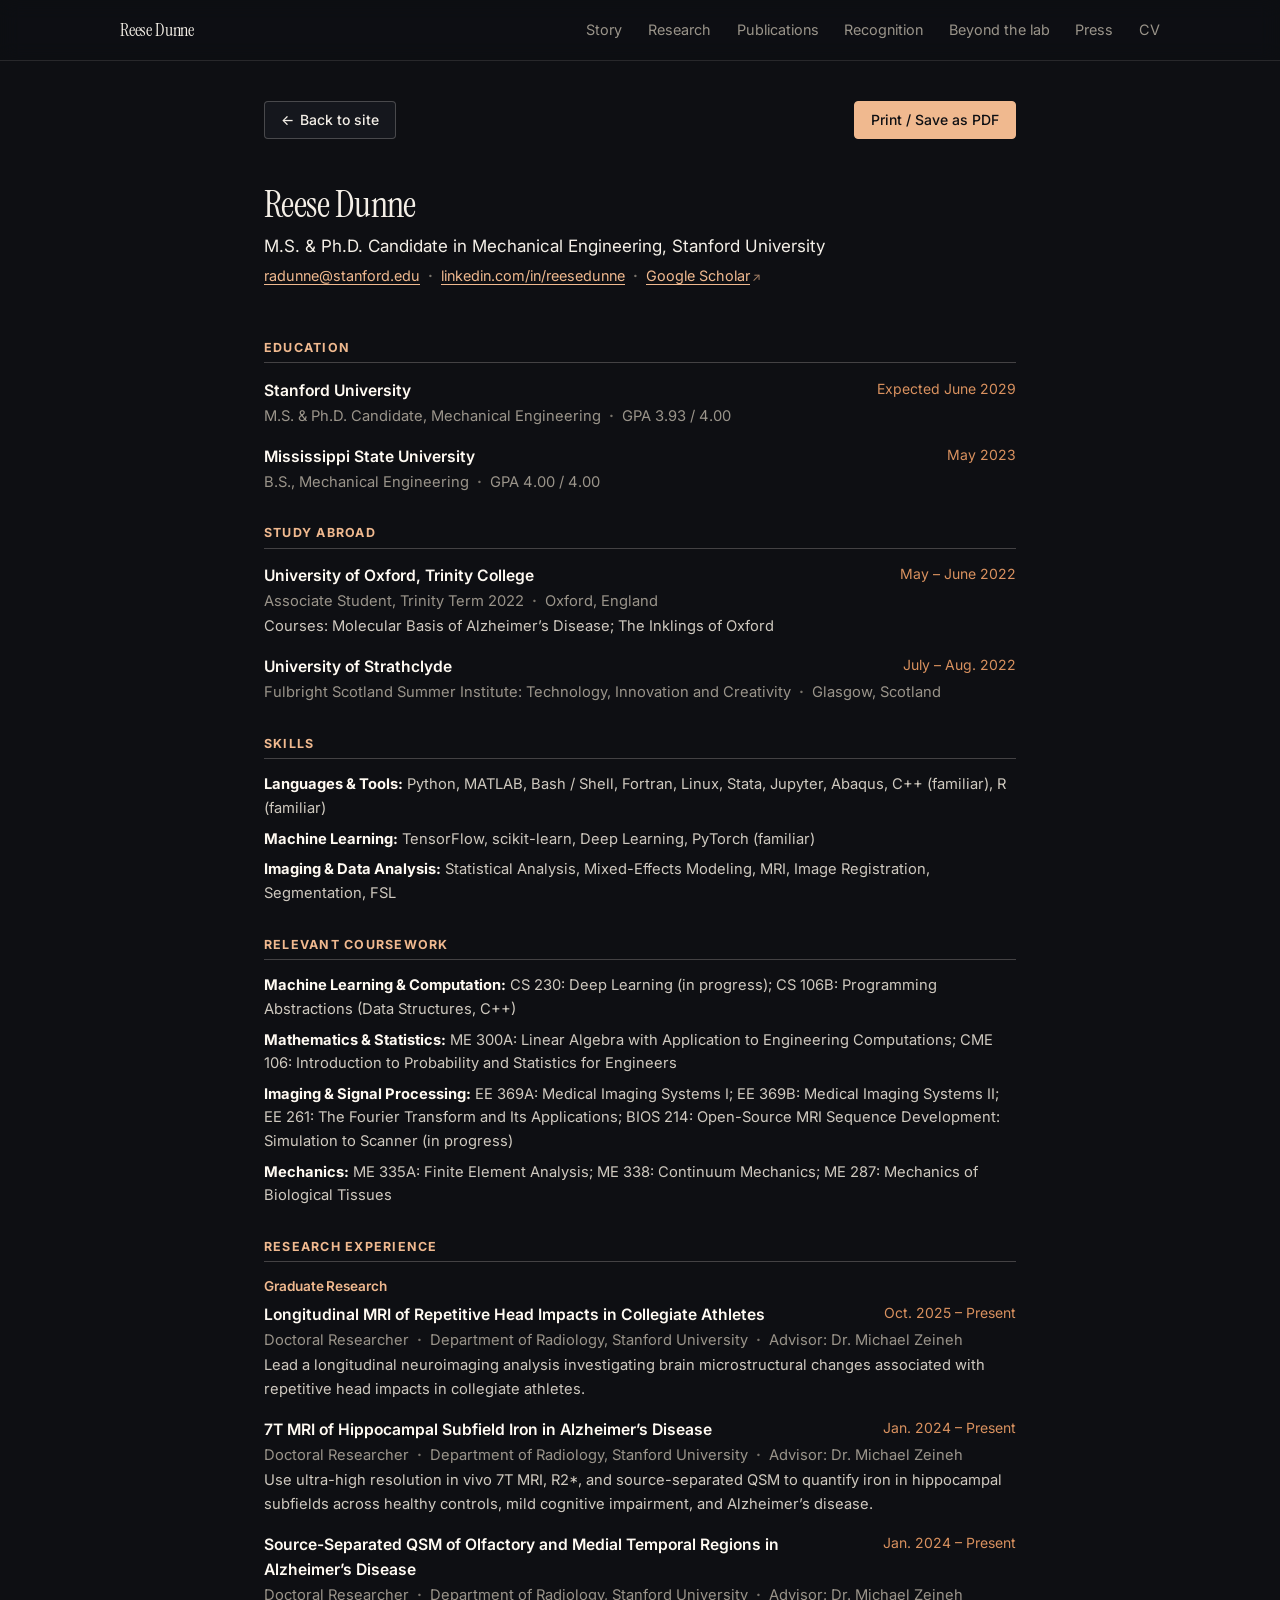
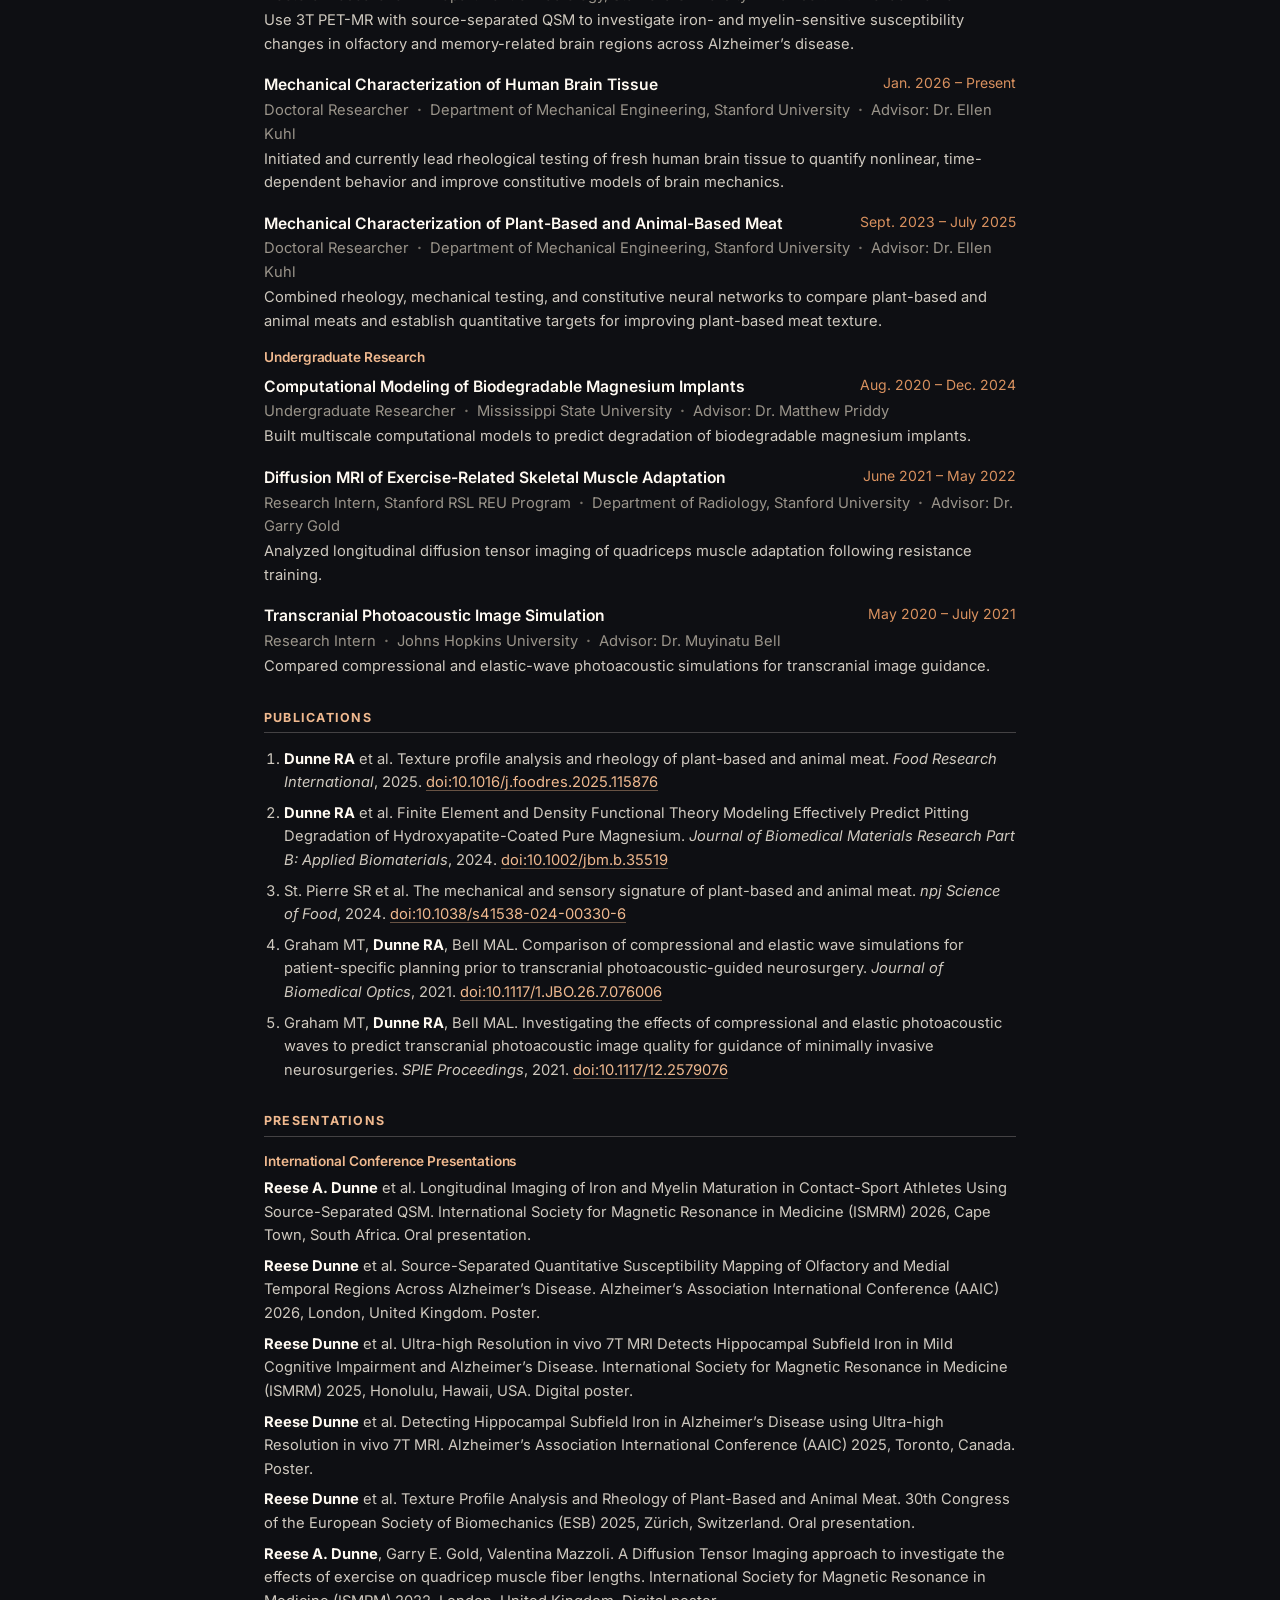
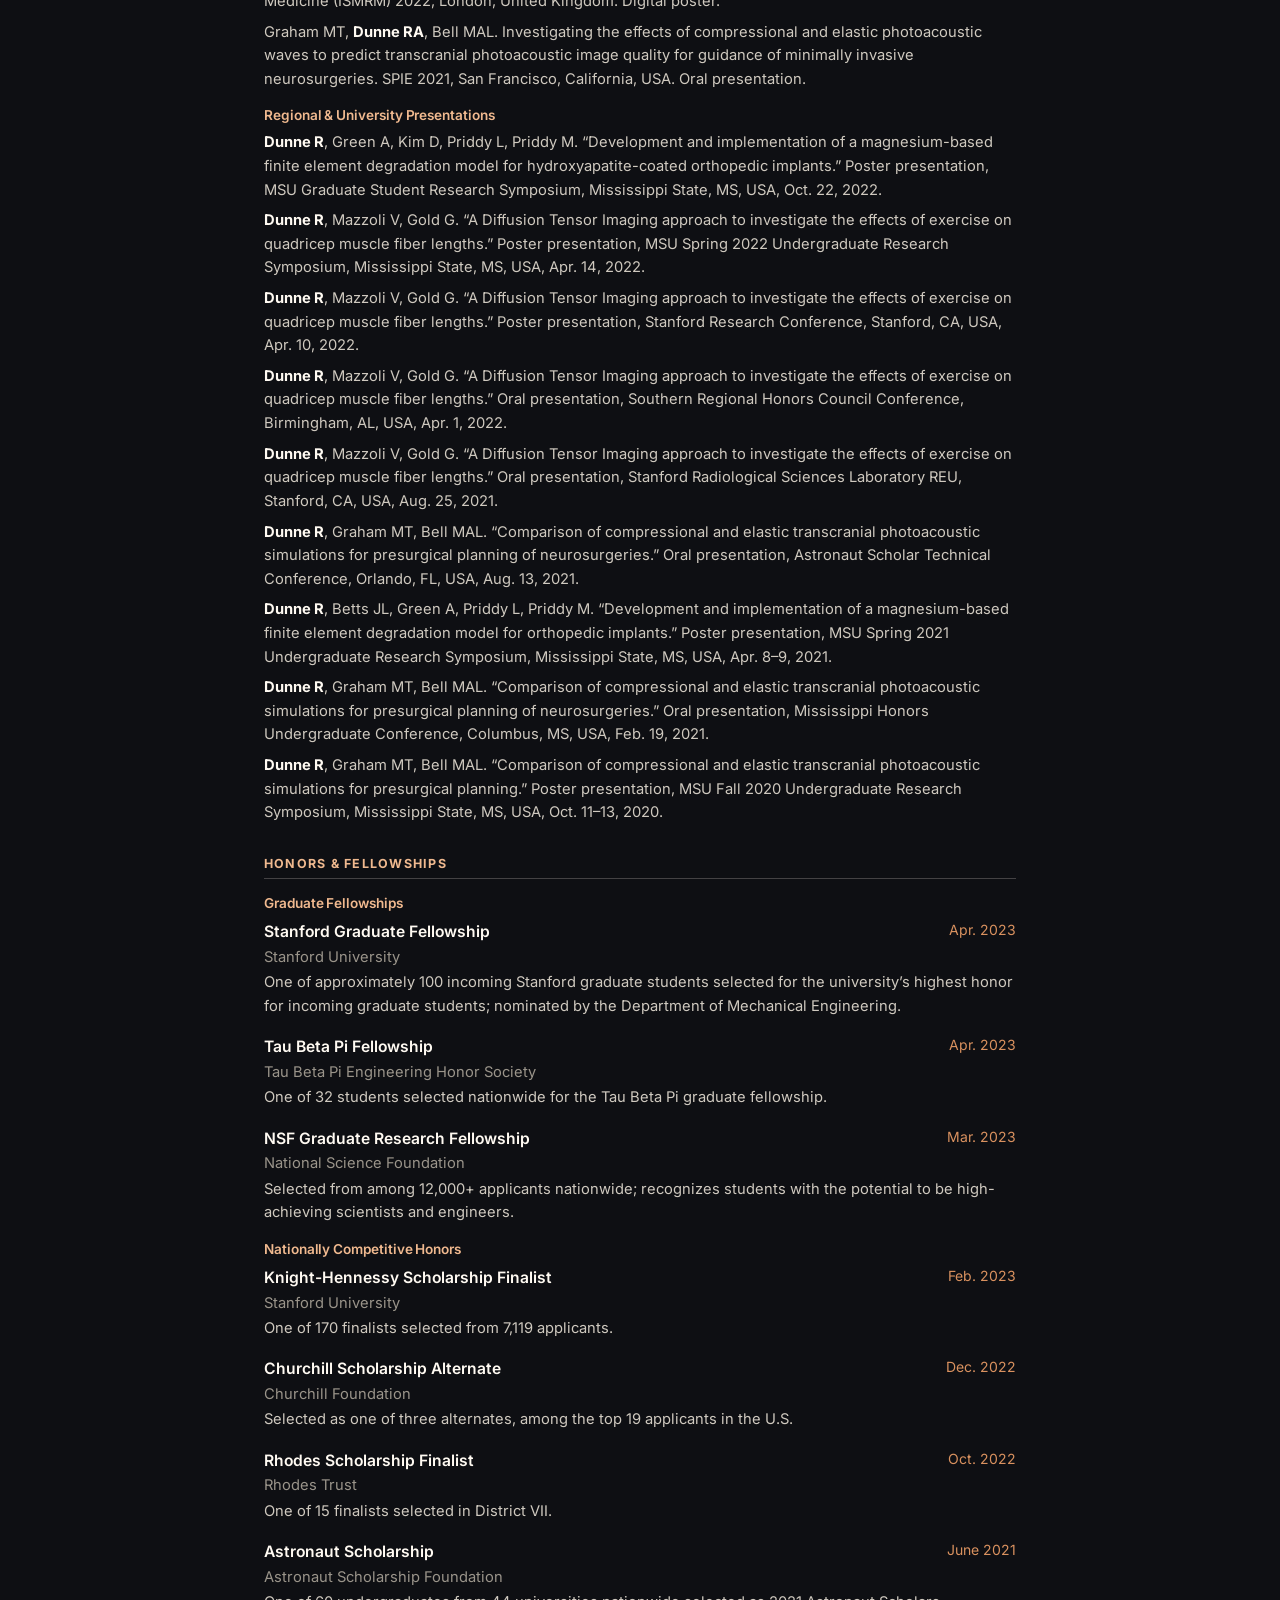
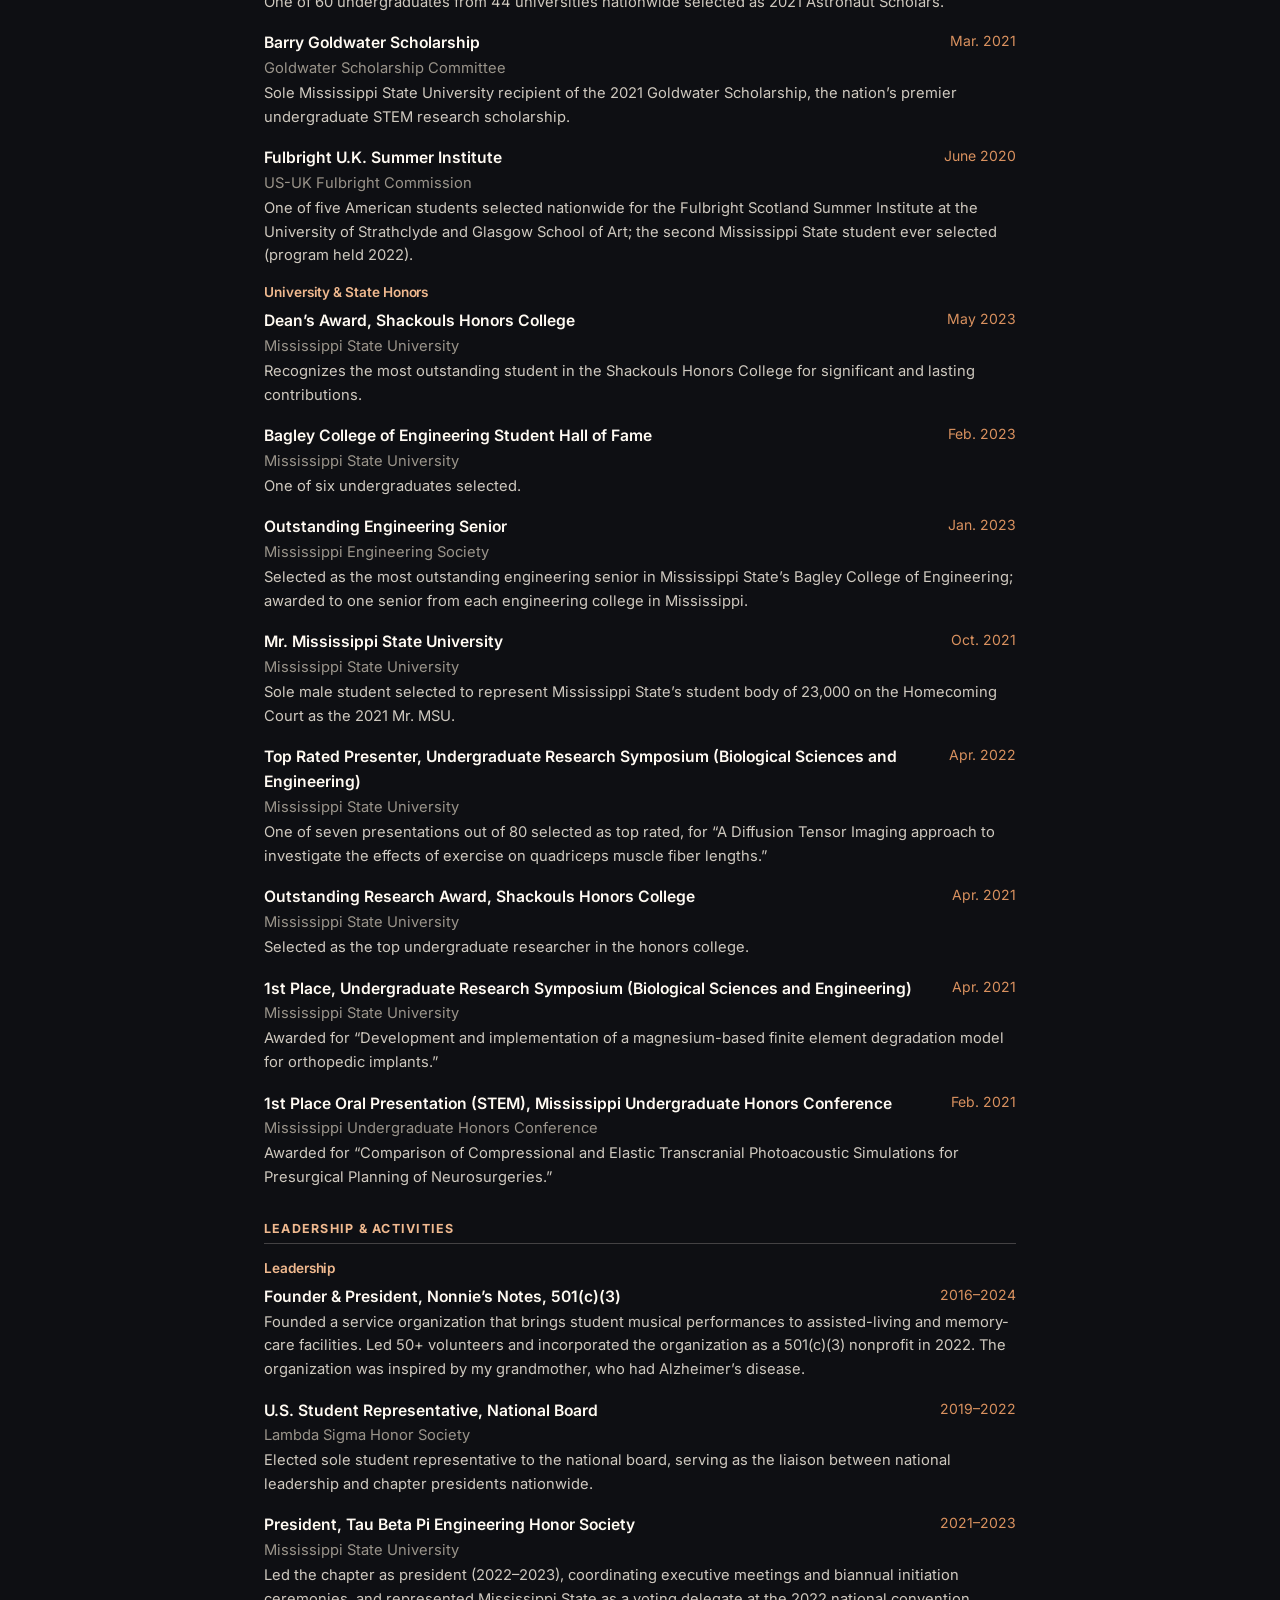
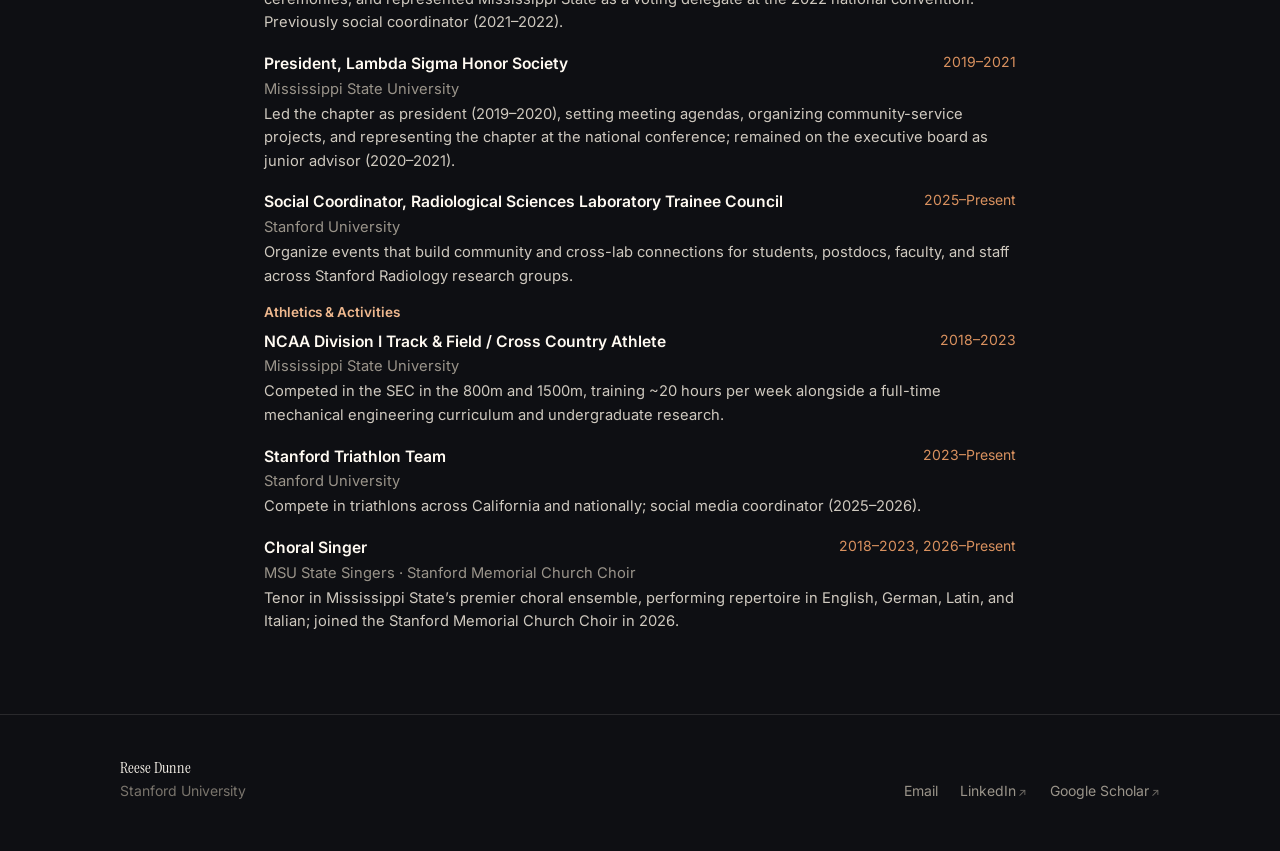
<file: cv.html>
<!doctype html>
<html lang="en">
  <head>
    <meta charset="utf-8" />
    <meta name="viewport" content="width=device-width, initial-scale=1" />
    <title>CV | Reese Dunne</title>
    <meta name="description" content="Curriculum vitae of Reese Dunne, Mechanical Engineering PhD candidate at Stanford University." />
    <meta name="author" content="Reese Dunne" />
    <meta name="theme-color" content="#fbfbf9" />
    <meta property="og:type" content="profile" />
    <meta property="og:site_name" content="Reese Dunne" />
    <meta property="og:title" content="CV | Reese Dunne" />
    <meta name="twitter:card" content="summary" />
    <link rel="icon" href="favicon.svg" type="image/svg+xml" />
    <link rel="preconnect" href="https://fonts.gstatic.com" crossorigin />
    <link rel="stylesheet" href="https://fonts.googleapis.com/css2?family=Instrument+Serif:ital@0;1&family=Inter:wght@400;500;600&display=swap" />
    <link rel="stylesheet" href="assets/css/style.css" />
    <link rel="stylesheet" href="assets/css/story-theme.css" />
    <script src="content.js"></script>
    <script src="assets/js/boot.js"></script>
  </head>
  <body data-page="cv" id="top">
    <a class="skip-link" href="#main">Skip to content</a>
    <header class="site-header" id="site-header"></header>

    <main id="main" tabindex="-1">
      <div id="cv-root"></div>
    </main>

    <footer class="site-footer" id="site-footer"></footer>

    <noscript><div class="noscript">This page needs JavaScript turned on to display its content.</div></noscript>

    <script src="assets/js/components.js"></script>
    <script src="assets/js/pages.js"></script>
  </body>
</html>
</file>
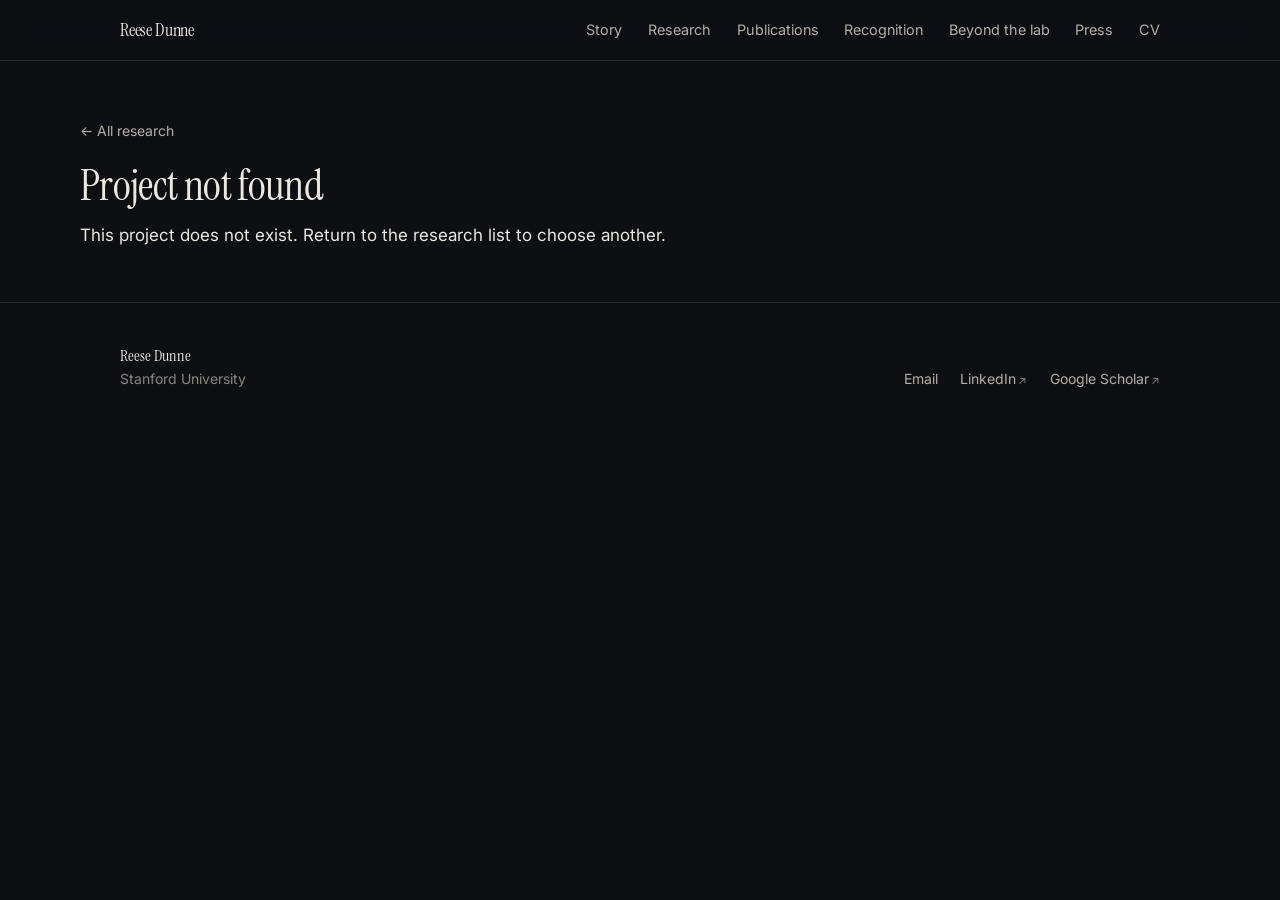
<file: project.html>
<!doctype html>
<html lang="en">
  <head>
    <meta charset="utf-8" />
    <meta name="viewport" content="width=device-width, initial-scale=1" />
    <title>Research | Reese Dunne</title>
    <meta name="description" content="Research project by Reese Dunne, Mechanical Engineering PhD candidate at Stanford University." />
    <meta name="author" content="Reese Dunne" />
    <meta name="theme-color" content="#fbfbf9" />
    <meta property="og:type" content="article" />
    <meta property="og:site_name" content="Reese Dunne" />
    <meta property="og:title" content="Research | Reese Dunne" />
    <meta name="twitter:card" content="summary" />
    <link rel="icon" href="favicon.svg" type="image/svg+xml" />
    <link rel="preconnect" href="https://fonts.gstatic.com" crossorigin />
    <link rel="stylesheet" href="https://fonts.googleapis.com/css2?family=Instrument+Serif:ital@0;1&family=Inter:wght@400;500;600&display=swap" />
    <link rel="stylesheet" href="assets/css/style.css" />
    <link rel="stylesheet" href="assets/css/story-theme.css" />
    <script src="content.js"></script>
    <script src="assets/js/boot.js"></script>
  </head>
  <body data-page="project" id="top">
    <a class="skip-link" href="#main">Skip to content</a>
    <header class="site-header" id="site-header"></header>

    <main id="main" tabindex="-1">
      <div id="project-root"></div>
    </main>

    <footer class="site-footer" id="site-footer"></footer>

    <noscript><div class="noscript">This page needs JavaScript turned on to display its content.</div></noscript>

    <script src="assets/js/components.js"></script>
    <script src="assets/js/pages.js"></script>
  </body>
</html>
</file>
<file: assets/css/style.css>
/* =====================================================================
   Reese Dunne: site styles
   ---------------------------------------------------------------------
   Design settings (colors, fonts, widths) are the variables in :root.
   Changing them updates the whole site.
   Three layout styles are defined near the end of this file:
   editorial (default), minimal, sidebar.
   ===================================================================== */

:root {
  /* Colors */
  --bg: #fbfbf9;
  --surface: #ffffff;
  --text: #1c1c1e;
  --text-2: #4f5156;
  --text-3: #6b6d72;
  --rule: #e6e3dd;
  --rule-strong: #cdc9c1;
  --tag-bg: #f1efea;
  --accent: #8c1515; /* Stanford cardinal */
  --accent-hover: #6b0f0f;

  /* Placeholder markers */
  --ph-text: #8a4f4f;
  --ph-bg: #fbf4f4;
  --ph-border: #d4b2b2;

  /* Fonts: built into Mac, Windows, and phones. Nothing is downloaded. */
  --font-sans: -apple-system, BlinkMacSystemFont, "Segoe UI", system-ui, "Helvetica Neue", Arial, sans-serif;
  --font-serif: "Iowan Old Style", "Charter", "Bitstream Charter", "Sitka Text", Cambria, Georgia, serif;
  --font-mono: ui-monospace, "SF Mono", Menlo, Consolas, monospace;
  --font-heading: var(--font-serif);

  /* Layout */
  --maxw: 70rem;
  --measure: 40rem;
  --gutter: clamp(1.25rem, 4vw, 2.5rem);
  --header-h: 3.75rem;
  --radius: 4px;
}

/* ---------------------------------------------------------------------
   Base
   --------------------------------------------------------------------- */
*,
*::before,
*::after {
  box-sizing: border-box;
}

html {
  -webkit-text-size-adjust: 100%;
  text-size-adjust: 100%;
  scroll-behavior: smooth;
  scroll-padding-top: calc(var(--header-h) + 1.25rem);
}

body {
  margin: 0;
  background: var(--bg);
  color: var(--text);
  font-family: var(--font-sans);
  font-size: 1.0625rem;
  line-height: 1.6;
  -webkit-font-smoothing: antialiased;
  -moz-osx-font-smoothing: grayscale;
  text-rendering: optimizeLegibility;
}

img {
  max-width: 100%;
  height: auto;
  display: block;
}

a {
  color: var(--accent);
  text-decoration-thickness: 1px;
  text-underline-offset: 0.18em;
  transition: color 0.15s ease;
}

a:hover {
  color: var(--accent-hover);
}

:focus-visible {
  outline: 2px solid var(--accent);
  outline-offset: 3px;
  border-radius: 2px;
}

h1,
h2,
h3,
h4 {
  font-family: var(--font-heading);
  font-weight: 500;
  line-height: 1.2;
  margin: 0;
  color: var(--text);
  letter-spacing: -0.005em;
}

p {
  margin: 0 0 1em;
}

ul,
ol {
  margin: 0;
  padding: 0;
}

.visually-hidden {
  position: absolute !important;
  width: 1px;
  height: 1px;
  padding: 0;
  margin: -1px;
  overflow: hidden;
  clip: rect(0, 0, 0, 0);
  white-space: nowrap;
  border: 0;
}

.skip-link {
  position: absolute;
  left: 1rem;
  top: -4rem;
  z-index: 100;
  background: var(--text);
  color: #fff;
  padding: 0.6rem 1rem;
  border-radius: var(--radius);
  font-size: 0.9rem;
  text-decoration: none;
}

.skip-link:focus {
  top: 1rem;
  color: #fff;
}

main:focus {
  outline: none;
}

.container {
  max-width: var(--maxw);
  margin-inline: auto;
  padding-inline: var(--gutter);
}

.sep {
  color: var(--text-3);
  font-weight: 700;
  margin: 0 0.25rem;
}

.ext-icon {
  display: inline-block;
  font-size: 0.8em;
  margin-left: 0.2em;
  opacity: 0.7;
  transition: transform 0.15s ease;
}

a:hover .ext-icon {
  transform: translate(1px, -1px);
}

/* ---------------------------------------------------------------------
   Placeholders: [BRACKETED] markers for content still to be added
   --------------------------------------------------------------------- */
.ph {
  display: inline-block;
  font: 500 0.75rem/1.5 var(--font-mono);
  color: var(--ph-text);
  background: var(--ph-bg);
  border: 1px dashed var(--ph-border);
  border-radius: 3px;
  padding: 0 0.4rem;
  cursor: help;
  letter-spacing: 0;
  text-transform: none;
}

.headshot-ph {
  aspect-ratio: 4 / 5;
  display: flex;
  flex-direction: column;
  align-items: center;
  justify-content: center;
  gap: 0.35rem;
  padding: 1rem;
  border: 1px dashed var(--ph-border);
  background: var(--ph-bg);
  color: var(--ph-text);
  font: 500 0.72rem/1.4 var(--font-mono);
  text-align: center;
  overflow-wrap: anywhere;
  cursor: help;
}

/* ---------------------------------------------------------------------
   Buttons
   --------------------------------------------------------------------- */
.btn {
  display: inline-flex;
  align-items: center;
  gap: 0.4rem;
  font: 500 0.875rem/1 var(--font-sans);
  padding: 0.68rem 1rem;
  border: 1px solid var(--rule-strong);
  border-radius: var(--radius);
  color: var(--text);
  background: var(--surface);
  text-decoration: none;
  cursor: pointer;
  transition: border-color 0.15s ease, color 0.15s ease, background-color 0.15s ease;
}

.btn:hover {
  border-color: var(--text);
  color: var(--text);
}

.btn--primary {
  background: var(--accent);
  border-color: var(--accent);
  color: #fff;
}

.btn--primary:hover {
  background: var(--accent-hover);
  border-color: var(--accent-hover);
  color: #fff;
}

.btn--ph,
.btn--ph:hover {
  border-style: dashed;
  border-color: var(--ph-border);
  background: var(--ph-bg);
  color: var(--ph-text);
  cursor: help;
}

.ph-tag {
  font: 500 0.7rem var(--font-mono);
}

/* ---------------------------------------------------------------------
   Header & navigation
   --------------------------------------------------------------------- */
.site-header {
  position: sticky;
  top: 0;
  z-index: 50;
  background: rgba(251, 251, 249, 0.92);
  -webkit-backdrop-filter: saturate(1.2) blur(10px);
  backdrop-filter: saturate(1.2) blur(10px);
  border-bottom: 1px solid var(--rule);
}

.header-inner {
  display: flex;
  align-items: center;
  justify-content: space-between;
  gap: 2rem;
  min-height: var(--header-h);
}

.brand {
  font-family: var(--font-heading);
  font-size: 1.125rem;
  font-weight: 600;
  color: var(--text);
  text-decoration: none;
  letter-spacing: -0.01em;
  white-space: nowrap;
}

.brand:hover {
  color: var(--accent);
}

.brand-sub,
.header-extra {
  display: none;
}

.brand-sub {
  margin: 0;
}

.site-nav ul {
  list-style: none;
  display: flex;
  gap: 1.6rem;
}

.site-nav a {
  display: inline-block;
  font-size: 0.9rem;
  color: var(--text-2);
  text-decoration: none;
  padding: 0.35rem 0;
  border-bottom: 1px solid transparent;
  transition: color 0.15s ease, border-color 0.15s ease;
}

.site-nav a:hover {
  color: var(--text);
}

.site-nav a.is-active {
  color: var(--text);
  border-bottom-color: var(--accent);
}

.nav-toggle {
  display: none;
}

@media (max-width: 860px) {
  .nav-toggle {
    display: inline-flex;
    font: 500 0.875rem/1 var(--font-sans);
    color: var(--text);
    background: var(--surface);
    border: 1px solid var(--rule-strong);
    border-radius: var(--radius);
    padding: 0.5rem 0.8rem;
    cursor: pointer;
  }

  .site-nav {
    display: none;
    position: absolute;
    left: 0;
    right: 0;
    top: 100%;
    background: var(--bg);
    border-bottom: 1px solid var(--rule);
    box-shadow: 0 8px 16px -12px rgba(0, 0, 0, 0.15);
  }

  .site-header[data-open="true"] .site-nav {
    display: block;
  }

  .site-nav ul {
    flex-direction: column;
    gap: 0;
    padding: 0.25rem var(--gutter) 0.75rem;
  }

  .site-nav a {
    display: block;
    padding: 0.75rem 0;
    font-size: 1rem;
    border-bottom: 1px solid var(--rule);
  }

  .site-nav li:last-child a {
    border-bottom: 0;
  }

  .site-nav a.is-active {
    color: var(--accent);
    border-bottom-color: var(--rule);
  }
}

/* ---------------------------------------------------------------------
   Hero
   --------------------------------------------------------------------- */
.hero {
  padding: clamp(3rem, 7vw, 5.5rem) 0 clamp(2.75rem, 5vw, 4rem);
}

.hero-inner {
  display: grid;
  grid-template-columns: minmax(0, 1fr) 15rem;
  gap: 3.5rem;
  align-items: start;
}

.hero-inner--solo {
  grid-template-columns: minmax(0, 1fr);
}

/* Hero brain: faint static line drawing (drawn by assets/js/hero-brain.js) */
.hero {
  position: relative;
  overflow: hidden;
}

.hero > .hero-inner {
  position: relative;
  z-index: 1;
}

.hero-brain {
  position: absolute;
  z-index: 0;
  pointer-events: none;
  top: -2%;
  height: 104%;
  aspect-ratio: 850 / 720;
  right: calc(max(5%, (100% - var(--maxw)) / 2 + 1.5rem) + 6rem);
  -webkit-mask-image: linear-gradient(to right, transparent 0%, transparent 8%, rgba(0, 0, 0, 0.3) 32%, #000 58%);
  mask-image: linear-gradient(to right, transparent 0%, transparent 8%, rgba(0, 0, 0, 0.3) 32%, #000 58%);
}

.hero-brain svg {
  display: block;
  width: 100%;
  height: 100%;
}

/* Second, unfilled copy that darkens only the top arc above the text */
.hero-brain--top {
  opacity: 0.7;
  -webkit-mask-image: linear-gradient(to bottom, #000 0%, #000 12%, transparent 30%), linear-gradient(to right, transparent 0%, #000 30%);
  -webkit-mask-composite: source-in;
  mask-image: linear-gradient(to bottom, #000 0%, #000 12%, transparent 30%), linear-gradient(to right, transparent 0%, #000 30%);
  mask-composite: intersect;
}

@media (max-width: 860px) {
  .hero-brain {
    top: auto;
    bottom: -4%;
    height: 62%;
    right: -18%;
    opacity: 0.8;
  }
}

@media print {
  .hero-brain {
    display: none;
  }
}

.hero-name {
  font-size: clamp(2.4rem, 1.6rem + 3vw, 3.4rem);
  font-weight: 500;
  letter-spacing: -0.02em;
  line-height: 1.05;
  margin-bottom: 0.9rem;
}

.hero-role {
  font-size: 1.15rem;
  font-weight: 500;
  margin-bottom: 0.15rem;
}

.hero-affil {
  color: var(--text-3);
  font-size: 0.95rem;
  margin-bottom: 1.1rem;
}

.hero-focus {
  list-style: none;
  display: flex;
  flex-wrap: wrap;
  gap: 0.3rem 1.25rem;
  font-size: 0.9rem;
  color: var(--text-2);
  margin-bottom: 1.6rem;
  letter-spacing: 0.01em;
}

.hero-focus li {
  white-space: nowrap;
}

.hero-focus li::before {
  content: "";
  display: inline-block;
  width: 5px;
  height: 5px;
  border-radius: 50%;
  background: var(--accent);
  margin-right: 0.55rem;
  vertical-align: 0.15em;
}

.hero-bio {
  max-width: var(--measure);
  color: var(--text-2);
  margin-bottom: 1.75rem;
}

.hero-actions {
  display: flex;
  flex-wrap: wrap;
  gap: 0.6rem;
}

.headshot {
  width: 100%;
  aspect-ratio: 4 / 5;
  object-fit: cover;
  object-position: center 30%;
  border-radius: 2px;
  background: var(--tag-bg);
}

@media (max-width: 640px) {
  .hero-inner {
    grid-template-columns: minmax(0, 1fr);
    gap: 1.75rem;
  }

  .hero-photo {
    order: -1;
    width: 10rem;
  }
}

/* ---------------------------------------------------------------------
   Sections
   --------------------------------------------------------------------- */
.section {
  padding: clamp(3rem, 6vw, 4.5rem) 0;
  border-top: 1px solid var(--rule);
}

.section-inner {
  display: grid;
  grid-template-columns: minmax(0, 1fr);
  gap: 1.75rem;
}

.section-heading h2 {
  font-size: 1.6rem;
}

.section-intro {
  color: var(--text-2);
  max-width: var(--measure);
  margin-bottom: 2rem;
}

.sub-heading {
  font-family: var(--font-sans);
  font-size: 0.75rem;
  font-weight: 600;
  letter-spacing: 0.09em;
  text-transform: uppercase;
  color: var(--text-3);
  margin: 0 0 1.1rem;
}

.list-note {
  margin-top: 1.5rem;
}

/* ---------------------------------------------------------------------
   About
   --------------------------------------------------------------------- */
.about-grid {
  display: grid;
  grid-template-columns: minmax(0, 1fr);
  gap: 2.75rem;
}

@media (min-width: 1100px) {
  .about-grid {
    grid-template-columns: minmax(0, 1.55fr) minmax(0, 1fr);
    gap: 3.5rem;
  }
}

.prose p {
  max-width: var(--measure);
}

.prose .stats {
  grid-template-columns: repeat(3, minmax(0, 1fr));
  margin-top: 1.75rem;
}

.about-aside .sub-heading + * {
  margin-bottom: 2rem;
}

.edu-list,
.honor-list {
  list-style: none;
}

.edu-item {
  padding: 0.85rem 0;
  border-top: 1px solid var(--rule);
}

.edu-item:first-child {
  border-top: 0;
  padding-top: 0;
}

.edu-item p {
  margin: 0;
}

.edu-school {
  font-weight: 600;
}

.edu-degree {
  color: var(--text-2);
  font-size: 0.95rem;
}

.edu-meta {
  color: var(--text-3);
  font-size: 0.85rem;
}

.sub-heading--spaced {
  margin-top: 2.25rem;
}

.course-list li {
  font-size: 0.9rem;
  line-height: 1.45;
  padding: 0.25rem 0;
}

.honor-group + .honor-group {
  margin-top: 1.1rem;
}

.honor-title {
  font-size: 0.85rem;
  color: var(--text-3);
  margin-bottom: 0.35rem;
}

.honor-list li {
  padding: 0.2rem 0;
  font-size: 0.95rem;
}

/* ---------------------------------------------------------------------
   Stats (quantitative highlights)
   --------------------------------------------------------------------- */
.stats {
  list-style: none;
  display: grid;
  grid-template-columns: repeat(auto-fit, minmax(8.75rem, 1fr));
  gap: 1rem 1.5rem;
  margin: 1.4rem 0 0;
  max-width: 46rem;
}

.stat {
  border-left: 1px solid var(--rule-strong);
  padding-left: 0.8rem;
}

.stat-value {
  display: block;
  font-family: var(--font-heading);
  font-size: 1.45rem;
  line-height: 1.15;
  font-variant-numeric: tabular-nums lining-nums;
  color: var(--text);
}

.stat-label {
  display: block;
  font-size: 0.8125rem;
  line-height: 1.35;
  color: var(--text-3);
  margin-top: 0.25rem;
}

/* ---------------------------------------------------------------------
   Research projects
   --------------------------------------------------------------------- */
.project-group + .project-group {
  margin-top: 3.25rem;
}

.project {
  padding: 1.6rem 0;
  border-top: 1px solid var(--rule);
}

.project-group .sub-heading + .project {
  border-top: 0;
  padding-top: 0.25rem;
}

.project-meta {
  font-size: 0.8125rem;
  color: var(--text-3);
  margin-bottom: 0.45rem;
  letter-spacing: 0.01em;
}

.project-meta .dates {
  color: var(--accent);
  font-weight: 500;
  font-variant-numeric: tabular-nums;
}

.project-title {
  font-size: 1.35rem;
  line-height: 1.25;
  margin-bottom: 0.4rem;
  max-width: 44rem;
}

.project-title a {
  color: var(--text);
  text-decoration: none;
  background-image: linear-gradient(var(--accent), var(--accent));
  background-size: 0 1px;
  background-repeat: no-repeat;
  background-position: 0 100%;
  transition: background-size 0.3s ease, color 0.15s ease;
}

.project-title a:hover {
  color: var(--text);
  background-size: 100% 1px;
}

.project-status {
  display: inline-block;
  font-size: 0.72rem;
  font-weight: 600;
  letter-spacing: 0.06em;
  text-transform: uppercase;
  color: var(--accent);
  border: 1px solid currentColor;
  border-radius: 3px;
  padding: 0.15rem 0.5rem;
  margin: 0.15rem 0 0.6rem;
}

.project-sub {
  font-size: 0.9rem;
  color: var(--text-2);
  margin-bottom: 0.6rem;
}

.project-desc {
  max-width: var(--measure);
  margin-bottom: 0;
}

.tags {
  list-style: none;
  display: flex;
  flex-wrap: wrap;
  gap: 0.4rem;
  margin: 1.2rem 0 0;
}

.tag {
  font-size: 0.75rem;
  line-height: 1.4;
  color: var(--text-2);
  background: var(--tag-bg);
  padding: 0.2rem 0.5rem;
  border-radius: 3px;
  letter-spacing: 0.01em;
}

.project-links {
  display: flex;
  flex-wrap: wrap;
  gap: 0.5rem 1.25rem;
  margin: 1.1rem 0 0;
  font-size: 0.9rem;
}

/* Slightly tighter spacing inside homepage research cards */
.project .stats {
  margin-top: 1.1rem;
}

.project .tags {
  margin-top: 0.9rem;
}

.project .project-links {
  margin-top: 0.85rem;
}

.more-link {
  font-weight: 500;
  text-decoration: none;
}

.more-link .arrow {
  display: inline-block;
  transition: transform 0.2s ease;
}

.more-link:hover .arrow {
  transform: translateX(3px);
}

/* ---------------------------------------------------------------------
   Publications & presentations
   --------------------------------------------------------------------- */
.pub-list,
.pres-list {
  list-style: none;
}

.pub,
.pres {
  display: grid;
  grid-template-columns: 3.5rem minmax(0, 1fr);
  gap: 1.25rem;
  padding: 1.4rem 0;
  border-top: 1px solid var(--rule);
}

.pub:first-child,
.pres:first-child {
  border-top: 0;
  padding-top: 0;
}

.pub-body p,
.pres-body p {
  margin: 0;
}

.pub-year,
.pres-year {
  font-variant-numeric: tabular-nums;
  color: var(--text-3);
  font-size: 0.9rem;
  padding-top: 0.15rem;
}

.pub-title {
  font-family: var(--font-heading);
  font-size: 1.1rem;
  line-height: 1.4;
  margin-bottom: 0.35rem !important;
  max-width: 46rem;
}

.pub-title a {
  color: var(--text);
  text-decoration: none;
}

.pub-title a:hover {
  color: var(--accent);
}

.pub-authors,
.pub-venue {
  color: var(--text-2);
  font-size: 0.95rem;
}

.pub-authors .me {
  color: var(--text);
  font-weight: 600;
}

.pub-role {
  display: inline-block;
  margin-left: 0.5rem;
  font-size: 0.7rem;
  font-weight: 600;
  letter-spacing: 0.07em;
  text-transform: uppercase;
  color: var(--accent);
  font-style: normal;
}

.pub-actions,
.pres-actions {
  display: flex;
  flex-wrap: wrap;
  align-items: center;
  gap: 0.4rem 1.1rem;
  font-size: 0.85rem;
  margin-top: 0.65rem !important;
}

.copy-btn {
  font: inherit;
  color: var(--text-2);
  background: none;
  border: 0;
  padding: 0;
  cursor: pointer;
  text-decoration: underline;
  text-decoration-color: var(--rule-strong);
  text-underline-offset: 0.18em;
}

.copy-btn:hover {
  color: var(--accent);
  text-decoration-color: currentColor;
}

.cite-text {
  flex-basis: 100%;
  font-size: 0.85rem;
  color: var(--text-2);
  background: var(--tag-bg);
  padding: 0.5rem 0.7rem;
  border-radius: 3px;
}

.pres-head {
  display: flex;
  flex-wrap: wrap;
  align-items: baseline;
  gap: 0.25rem 0.75rem;
}

.pres-conf {
  font-weight: 600;
}

.pres-type {
  font-size: 0.7rem;
  font-weight: 600;
  letter-spacing: 0.07em;
  text-transform: uppercase;
  color: var(--accent);
}

.pres-conf-full {
  font-size: 0.875rem;
  color: var(--text-3);
}

.pres-title {
  font-family: var(--font-heading);
  font-size: 1.05rem;
  line-height: 1.4;
  margin-top: 0.3rem !important;
  max-width: 46rem;
}

.pres-authors {
  font-size: 0.875rem;
  line-height: 1.5;
  color: var(--text-2);
  margin-top: 0.3rem !important;
  max-width: 46rem;
}

.pres-authors .me {
  color: var(--text);
  font-weight: 600;
}

.pres-conf-full {
  margin-top: 0.2rem !important;
}

[data-style="minimal"] .pres-title {
  font-size: 0.98rem;
  font-weight: 600;
}

.pres-note {
  font-size: 0.85rem;
  color: var(--text-3);
  margin-top: 0.5rem !important;
  padding-left: 0.75rem;
  border-left: 2px solid var(--rule-strong);
  max-width: 40rem;
}

/* Slightly tighter spacing for presentations */
.pres {
  padding: 1.1rem 0;
}

.pres-actions {
  margin-top: 0.5rem !important;
}

.pres--ph {
  padding: 0.9rem 0;
}

@media (max-width: 560px) {
  .pub,
  .pres {
    grid-template-columns: minmax(0, 1fr);
    gap: 0.2rem;
  }

  .pres--ph .pres-year {
    display: none;
  }
}

/* ---------------------------------------------------------------------
   Featured (news coverage)
   --------------------------------------------------------------------- */
.featured-grid {
  list-style: none;
  display: grid;
  grid-template-columns: repeat(auto-fill, minmax(17rem, 1fr));
  gap: 1rem;
}

.featured-card {
  display: flex;
}

.featured-link {
  display: flex;
  flex-direction: column;
  width: 100%;
  padding: 1.15rem 1.25rem 1rem;
  background: var(--surface);
  border: 1px solid var(--rule);
  border-radius: var(--radius);
  color: var(--text);
  text-decoration: none;
  transition: border-color 0.15s ease, box-shadow 0.15s ease, transform 0.15s ease;
}

.featured-link:hover {
  color: var(--text);
  border-color: var(--rule-strong);
  box-shadow: 0 6px 18px rgba(0, 0, 0, 0.06);
  transform: translateY(-1px);
}

.featured-link p {
  margin: 0;
}

.featured-text {
  display: flex;
  flex-direction: column;
  flex: 1;
}

.featured-card--image .featured-link {
  padding: 0;
  overflow: hidden;
}

.featured-card--image .featured-text {
  padding: 1rem 1.25rem 1rem;
}

.featured-thumb {
  display: block;
  aspect-ratio: 16 / 9;
  background: var(--tag-bg);
  border-bottom: 1px solid var(--rule);
  overflow: hidden;
}

.featured-thumb img {
  width: 100%;
  height: 100%;
  object-fit: cover;
  object-position: center 28%;
  transition: transform 0.3s ease;
}

.featured-link:hover .featured-thumb img {
  transform: scale(1.02);
}

.featured-outlet {
  font-size: 0.7rem;
  font-weight: 600;
  letter-spacing: 0.08em;
  text-transform: uppercase;
  color: var(--accent);
  margin-bottom: 0.5rem !important;
}

.featured-title {
  font-family: var(--font-heading);
  font-size: 1.05rem;
  line-height: 1.35;
  margin-bottom: 0.5rem !important;
}

.featured-summary {
  font-size: 0.875rem;
  line-height: 1.5;
  color: var(--text-2);
  margin-bottom: 0.9rem !important;
}

.featured-foot {
  margin-top: auto !important;
  display: flex;
  justify-content: space-between;
  align-items: baseline;
  font-size: 0.8rem;
  color: var(--text-3);
}

.featured-read {
  color: var(--accent);
  font-weight: 500;
}

/* ---------------------------------------------------------------------
   Skills
   --------------------------------------------------------------------- */
.skills-grid {
  display: grid;
  grid-template-columns: repeat(auto-fit, minmax(13rem, 1fr));
  gap: 2rem 2.5rem;
}

.skill-list {
  list-style: none;
}

.skill-list li {
  padding: 0.42rem 0;
  border-bottom: 1px solid var(--rule);
  font-size: 0.95rem;
}

.skill-list li:last-child {
  border-bottom: 0;
}

.skill-level {
  color: var(--text-3);
  font-size: 0.8rem;
  margin-left: 0.3rem;
}

/* ---------------------------------------------------------------------
   Leadership
   --------------------------------------------------------------------- */
.lead-item {
  padding: 1.6rem 0;
  border-top: 1px solid var(--rule);
}

.project-group .sub-heading + .lead-item,
.lead-item:first-child {
  border-top: 0;
  padding-top: 0;
}

.lead-title {
  font-size: 1.2rem;
  line-height: 1.3;
}

.lead-desc {
  max-width: var(--measure);
  color: var(--text-2);
  margin: 0.6rem 0 0;
}

/* ---------------------------------------------------------------------
   Honors (compact rows: date column + details)
   --------------------------------------------------------------------- */
.honor-row {
  display: grid;
  grid-template-columns: 6rem 1fr;
  gap: 0 1.5rem;
  padding: 0.95rem 0;
  border-top: 1px solid var(--rule);
}

.project-group .sub-heading + .honor-row {
  border-top: 0;
  padding-top: 0.1rem;
}

.honor-date {
  margin: 0;
  padding-top: 0.15rem;
  font-size: 0.8125rem;
  color: var(--accent);
  font-weight: 500;
  font-variant-numeric: tabular-nums;
}

.honor-name {
  font-size: 1.05rem;
  line-height: 1.35;
  margin: 0;
}

.honor-org {
  font-family: var(--font-sans);
  font-size: 0.8125rem;
  font-weight: 400;
  color: var(--text-3);
}

.honor-desc {
  max-width: var(--measure);
  color: var(--text-2);
  font-size: 0.95rem;
  margin: 0.25rem 0 0;
}

.honor-links {
  margin-top: 0.35rem;
  font-size: 0.85rem;
}

.honor-toggle {
  display: inline-block;
  cursor: pointer;
  list-style: none;
  font-family: var(--font-sans);
  font-size: 0.9rem;
  font-weight: 500;
  color: var(--accent);
  padding: 0.45rem 0.9rem;
  border: 1px solid var(--rule-strong);
  border-radius: var(--radius);
}

.honor-toggle::-webkit-details-marker {
  display: none;
}

.honor-toggle:hover {
  color: var(--accent-hover);
  border-color: var(--accent);
}

.honor-more .when-open,
.honor-more[open] .when-closed {
  display: none;
}

.honor-more[open] .when-open {
  display: inline;
}

.honor-more[open] .honor-toggle {
  margin-bottom: 1.75rem;
}

/* Coursework: even gap after the first group, button below the list */
.about-aside .sub-heading + .honor-group {
  margin-bottom: 0;
}

.course-rest .honor-group:first-child {
  margin-top: 1.1rem;
}

.more-toggle {
  display: block;
  margin-top: 1.25rem;
  background: none;
}

@media (max-width: 560px) {
  .honor-row {
    grid-template-columns: 1fr;
  }

  .honor-date {
    padding-top: 0;
    margin-bottom: 0.2rem;
  }
}

/* ---------------------------------------------------------------------
   CV section
   --------------------------------------------------------------------- */
.cv-actions {
  display: flex;
  flex-wrap: wrap;
  gap: 0.6rem;
}

/* ---------------------------------------------------------------------
   Footer
   --------------------------------------------------------------------- */
.site-footer {
  border-top: 1px solid var(--rule);
  padding: 2.5rem 0 3rem;
  font-size: 0.875rem;
  color: var(--text-3);
}

.footer-inner {
  display: flex;
  flex-wrap: wrap;
  justify-content: space-between;
  align-items: flex-end;
  gap: 1.5rem;
}

.footer-inner p {
  margin: 0;
}

.footer-name {
  font-family: var(--font-heading);
  color: var(--text);
  font-size: 1rem;
}

.footer-links {
  list-style: none;
  display: flex;
  flex-wrap: wrap;
  align-items: center;
  gap: 0.5rem 1.4rem;
}

.footer-links a {
  color: var(--text-2);
  text-decoration: none;
}

.footer-links a:hover {
  color: var(--accent);
}

.noscript {
  padding: 3rem var(--gutter);
}

/* ---------------------------------------------------------------------
   Project detail page
   --------------------------------------------------------------------- */
.detail-header {
  padding: clamp(2.25rem, 5vw, 3.5rem) 0 2.25rem;
}

.back-link {
  font-size: 0.875rem;
  color: var(--text-2);
  text-decoration: none;
}

.back-link:hover {
  color: var(--accent);
}

.detail-header .project-meta {
  margin-top: 1.75rem;
}

.detail-title {
  font-size: clamp(1.9rem, 1.3rem + 2.2vw, 2.7rem);
  letter-spacing: -0.015em;
  line-height: 1.12;
  margin: 0 0 0.75rem;
  max-width: 50rem;
}

.detail-section {
  padding: 2rem 0;
  border-top: 1px solid var(--rule);
}

.detail-section .section-heading h2 {
  font-size: 1.15rem;
}

.detail-content > :last-child {
  margin-bottom: 0;
}

.detail-content .stats {
  margin-top: 0;
}

.detail-content .tags {
  margin-top: 0;
}

.lead {
  font-size: 1.125rem;
  max-width: var(--measure);
}

.study + .study {
  margin-top: 1.5rem;
}

.study-title {
  font-family: var(--font-sans);
  font-size: 0.95rem;
  font-weight: 600;
  margin-bottom: 0.5rem;
}

.bullets {
  list-style: none;
  max-width: var(--measure);
}

.bullets li {
  position: relative;
  padding-left: 1.15rem;
  margin: 0 0 0.85rem;
}

.bullets li:last-child {
  margin-bottom: 0;
}

.bullets li::before {
  content: "";
  position: absolute;
  left: 0.1rem;
  top: 0.68em;
  width: 5px;
  height: 5px;
  border-radius: 50%;
  background: var(--accent);
}

/* Figures sit in one row at equal height; click to enlarge. */
.figures {
  display: flex;
  align-items: flex-start;
  gap: 1rem;
}

.figure {
  flex: 1 1 0;
  min-width: 0;
  margin: 0;
}

.figure-zoom {
  display: block;
  width: 100%;
  padding: 0;
  border: 1px solid var(--rule);
  border-radius: 2px;
  background: #fff;
  cursor: zoom-in;
  transition: border-color 0.15s ease, box-shadow 0.15s ease;
}

.figure-zoom:hover {
  border-color: var(--rule-strong);
  box-shadow: 0 4px 14px rgba(0, 0, 0, 0.08);
}

.figure-zoom img {
  width: 100%;
}

.figure figcaption {
  font-size: 0.78rem;
  line-height: 1.5;
  color: var(--text-2);
  margin-top: 0.6rem;
}

.figure figcaption strong,
.lightbox-figure figcaption strong {
  font-weight: 600;
  color: var(--text);
}

.lightbox-figure figcaption strong {
  color: #fff;
}

figcaption sub,
.bullets sub,
.stat-label sub {
  font-size: 0.75em;
  line-height: 0;
}

@media (max-width: 640px) {
  .figures {
    flex-direction: column;
    gap: 1.5rem;
  }

  .figure {
    flex-grow: 0 !important;
    width: 100%;
  }
}

.figures-credit {
  font-size: 0.78rem;
  color: var(--text-3);
  margin: 0.35rem 0 0;
}

.figures-credit a {
  color: var(--text-3);
}

.figures-hint {
  font-size: 0.8rem;
  color: var(--text-3);
  margin: 0.75rem 0 0;
}

@media print {
  .figures-hint {
    display: none;
  }
}

/* Lightbox */
.lightbox {
  width: 100vw;
  height: 100vh;
  max-width: none;
  max-height: none;
  margin: 0;
  padding: 0;
  border: 0;
  background: transparent;
}

.lightbox[open] {
  display: flex;
  align-items: center;
  justify-content: center;
}

.lightbox::backdrop {
  background: rgba(20, 20, 22, 0.88);
}

.lightbox-figure {
  margin: 0;
  display: flex;
  flex-direction: column;
  align-items: center;
  justify-content: center;
  max-width: calc(100vw - 8rem);
  max-height: 100vh;
}

.lightbox-figure img {
  max-width: 100%;
  max-height: calc(100vh - 13rem);
  width: auto;
  height: auto;
  background: #fff;
  border-radius: 2px;
}

.lightbox-figure figcaption {
  color: #e8e8ea;
  font-size: 0.9rem;
  line-height: 1.55;
  margin-top: 0.85rem;
  max-width: 56rem;
  text-align: left;
}

.lightbox-close {
  position: fixed;
  top: 1rem;
  right: 1rem;
  font: 500 0.875rem var(--font-sans);
  color: #fff;
  background: rgba(255, 255, 255, 0.12);
  border: 1px solid rgba(255, 255, 255, 0.25);
  border-radius: var(--radius);
  padding: 0.5rem 0.8rem;
  cursor: pointer;
}

.lightbox-nav {
  position: fixed;
  top: 50%;
  transform: translateY(-50%);
  width: 2.75rem;
  height: 2.75rem;
  font-size: 1.75rem;
  line-height: 1;
  color: #fff;
  background: rgba(255, 255, 255, 0.12);
  border: 1px solid rgba(255, 255, 255, 0.25);
  border-radius: 50%;
  cursor: pointer;
}

.lightbox-prev {
  left: 1rem;
}

.lightbox-next {
  right: 1rem;
}

.lightbox-close:hover,
.lightbox-nav:hover {
  background: rgba(255, 255, 255, 0.22);
}

.lightbox-nav[hidden] {
  display: none;
}

@media (max-width: 640px) {
  .lightbox-figure {
    max-width: calc(100vw - 1.5rem);
  }

  .lightbox-nav {
    top: auto;
    bottom: 1rem;
    transform: none;
  }
}

.manuscript-status {
  color: var(--text-2);
  font-style: italic;
  margin: 0;
}

.pub-list + .manuscript-status {
  margin-top: 1.25rem;
}

.link-list {
  list-style: none;
  display: flex;
  flex-wrap: wrap;
  gap: 0.5rem 1.25rem;
}

/* ---------------------------------------------------------------------
   Printable CV page
   --------------------------------------------------------------------- */
.cv-doc {
  max-width: 52rem;
  margin: 0 auto;
  padding: 2.5rem var(--gutter) 4rem;
}

.cv-toolbar {
  display: flex;
  flex-wrap: wrap;
  justify-content: space-between;
  gap: 0.75rem;
  margin-bottom: 2.75rem;
}

.cv-head {
  padding-bottom: 0.5rem;
}

.cv-name {
  font-size: 2.3rem;
  letter-spacing: -0.015em;
  margin-bottom: 0.35rem;
}

.cv-position {
  margin-bottom: 0.25rem;
}

.cv-contact {
  color: var(--text-2);
  font-size: 0.9rem;
}

.cv-section {
  margin-top: 2rem;
}

.cv-section h2 {
  font-family: var(--font-sans);
  font-size: 0.78rem;
  font-weight: 700;
  letter-spacing: 0.1em;
  text-transform: uppercase;
  color: var(--accent);
  border-bottom: 1px solid var(--rule-strong);
  padding-bottom: 0.4rem;
  margin-bottom: 0.9rem;
}

.cv-subhead {
  font-family: var(--font-sans);
  font-size: 0.85rem;
  font-weight: 600;
  color: var(--text-2);
  margin: 1rem 0 0.5rem;
}

.cv-entry {
  display: grid;
  grid-template-columns: minmax(0, 1fr) auto;
  gap: 0.1rem 1.5rem;
  margin-bottom: 1rem;
}

.cv-entry p {
  margin: 0;
}

.cv-entry-title {
  font-weight: 600;
  font-size: 0.98rem;
}

.cv-entry-date {
  color: var(--text-3);
  font-size: 0.875rem;
  text-align: right;
  white-space: nowrap;
}

.cv-entry-sub,
.cv-entry-desc {
  grid-column: 1 / -1;
  font-size: 0.92rem;
}

.cv-entry-sub {
  color: var(--text-2);
}

.cv-list,
.cv-pubs {
  font-size: 0.92rem;
}

.cv-list {
  list-style: none;
}

.cv-list li,
.cv-pubs li {
  margin-bottom: 0.45rem;
}

.cv-pubs {
  padding-left: 1.25rem;
}

@media (max-width: 560px) {
  .cv-entry {
    grid-template-columns: minmax(0, 1fr);
  }

  .cv-entry-date {
    text-align: left;
  }
}

/* ---------------------------------------------------------------------
   Layout preview badge (only when viewing ?style=...)
   --------------------------------------------------------------------- */
.preview-badge {
  position: fixed;
  right: 1rem;
  bottom: 1rem;
  z-index: 60;
  display: flex;
  gap: 0.75rem;
  align-items: center;
  font: 500 0.78rem/1.2 var(--font-sans);
  background: var(--text);
  color: #fff;
  padding: 0.55rem 0.8rem;
  border-radius: var(--radius);
  box-shadow: 0 4px 14px rgba(0, 0, 0, 0.14);
}

.preview-badge a {
  color: #fff;
  opacity: 0.85;
}

.preview-badge a:hover {
  color: #fff;
  opacity: 1;
}

/* ---------------------------------------------------------------------
   Subtle entrance animation
   --------------------------------------------------------------------- */
.motion .reveal {
  opacity: 0;
  transform: translateY(8px);
  transition: opacity 0.45s ease, transform 0.45s ease;
}

.motion .reveal.is-visible {
  opacity: 1;
  transform: none;
}

@media (prefers-reduced-motion: reduce) {
  html {
    scroll-behavior: auto;
  }

  *,
  *::before,
  *::after {
    transition: none !important;
    animation: none !important;
  }
}

/* =====================================================================
   LAYOUT STYLE 1: EDITORIAL (default)
   Serif headings; section titles in a left column on wide screens.
   ===================================================================== */
@media (min-width: 960px) {
  [data-style="editorial"] .section-inner {
    grid-template-columns: 11rem minmax(0, 1fr);
    gap: 3rem;
  }

  [data-style="editorial"] .section .section-heading {
    position: sticky;
    top: calc(var(--header-h) + 2rem);
    align-self: start;
  }
}

/* =====================================================================
   LAYOUT STYLE 2: MINIMAL
   All sans-serif, one narrow column, small uppercase section labels.
   ===================================================================== */
[data-style="minimal"] {
  --font-heading: var(--font-sans);
  --maxw: 48rem;
}

[data-style="minimal"] .site-nav ul {
  gap: 1.15rem;
}

[data-style="minimal"] .site-nav a {
  font-size: 0.85rem;
}

[data-style="minimal"] .hero-name {
  font-size: clamp(2rem, 1.5rem + 2vw, 2.6rem);
  font-weight: 600;
  letter-spacing: -0.03em;
}

[data-style="minimal"] .hero-inner {
  grid-template-columns: minmax(0, 1fr) 11.5rem;
  gap: 2.5rem;
}

[data-style="minimal"] .hero-inner--solo {
  grid-template-columns: minmax(0, 1fr);
}

[data-style="minimal"] .section {
  padding: 3rem 0;
}

[data-style="minimal"] .section-inner {
  gap: 1.25rem;
}

[data-style="minimal"] .section .section-heading h2 {
  font-size: 0.78rem;
  font-weight: 600;
  letter-spacing: 0.12em;
  text-transform: uppercase;
  color: var(--accent);
}

[data-style="minimal"] .project-title {
  font-size: 1.15rem;
  font-weight: 600;
  letter-spacing: -0.01em;
}

[data-style="minimal"] .lead-title {
  font-size: 1.05rem;
  font-weight: 600;
}

[data-style="minimal"] .pub-title {
  font-size: 1rem;
  font-weight: 600;
}

[data-style="minimal"] .stat-value {
  font-size: 1.2rem;
  font-weight: 600;
}

[data-style="minimal"] .about-grid {
  grid-template-columns: minmax(0, 1fr);
}

[data-style="minimal"] .detail-title,
[data-style="minimal"] .cv-name {
  font-weight: 600;
  letter-spacing: -0.025em;
}

[data-style="minimal"] .detail-section .section-heading h2 {
  font-size: 0.78rem;
  font-weight: 600;
  letter-spacing: 0.12em;
  text-transform: uppercase;
  color: var(--accent);
}

@media (max-width: 640px) {
  [data-style="minimal"] .hero-inner {
    grid-template-columns: minmax(0, 1fr);
  }
}

/* =====================================================================
   LAYOUT STYLE 3: SIDEBAR
   Classic academic layout: fixed left column with name, navigation,
   and contact links on wide screens. Falls back to the top bar on
   smaller screens.
   ===================================================================== */
@media (min-width: 1024px) {
  html[data-style="sidebar"] {
    --maxw: 52rem;
    scroll-padding-top: 2rem;
  }

  [data-style="sidebar"] .site-header {
    position: fixed;
    top: 0;
    bottom: 0;
    left: 0;
    width: 16rem;
    border-bottom: 0;
    border-right: 1px solid var(--rule);
    background: var(--bg);
    -webkit-backdrop-filter: none;
    backdrop-filter: none;
    overflow-y: auto;
  }

  [data-style="sidebar"] .header-inner {
    flex-direction: column;
    align-items: flex-start;
    justify-content: flex-start;
    gap: 0;
    min-height: 100%;
    max-width: none;
    padding: 3rem 2rem 2.5rem;
  }

  [data-style="sidebar"] .brand {
    font-size: 1.45rem;
    white-space: normal;
  }

  [data-style="sidebar"] .brand-sub {
    display: block;
    font-size: 0.85rem;
    line-height: 1.45;
    color: var(--text-3);
    margin: 0.4rem 0 2.25rem;
  }

  [data-style="sidebar"] .site-nav ul {
    flex-direction: column;
    gap: 0.1rem;
  }

  [data-style="sidebar"] .site-nav a {
    font-size: 0.95rem;
    padding: 0.3rem 0;
  }

  [data-style="sidebar"] .header-extra {
    display: flex;
    flex-direction: column;
    gap: 0.45rem;
    margin-top: auto;
    padding-top: 2rem;
    font-size: 0.85rem;
  }

  [data-style="sidebar"] .header-extra a {
    color: var(--text-2);
    text-decoration: none;
  }

  [data-style="sidebar"] .header-extra a:hover {
    color: var(--accent);
  }

  [data-style="sidebar"] main,
  [data-style="sidebar"] .site-footer {
    margin-left: 16rem;
  }

  [data-style="sidebar"] .hero {
    padding-top: 4.5rem;
  }

  [data-style="sidebar"] .about-grid {
    grid-template-columns: minmax(0, 1fr);
  }

  [data-style="sidebar"] .section-heading h2 {
    font-size: 1.75rem;
  }
}

/* =====================================================================
   Print
   ===================================================================== */
@media print {
  @page {
    margin: 0.6in;
  }

  body {
    background: #fff;
    color: #000;
    font-size: 10.5pt;
  }

  .site-header,
  .site-footer,
  .cv-toolbar,
  .skip-link,
  .preview-badge,
  .nav-toggle,
  .copy-btn,
  .ph,
  .btn--ph,
  .headshot-ph {
    display: none !important;
  }

  a {
    color: #000;
    text-decoration: none;
  }

  .motion .reveal {
    opacity: 1;
    transform: none;
  }

  [data-style] main {
    margin-left: 0 !important;
  }

  .section .section-heading {
    position: static !important;
  }

  .cv-doc {
    padding: 0;
    max-width: none;
  }

  .cv-section h2 {
    color: #000;
  }

  .cv-entry,
  .project,
  .pub,
  .pres {
    break-inside: avoid;
  }
}
</file>
<file: assets/css/story-theme.css>
/* =====================================================================
   "Story" theme for the project and CV pages (loaded after style.css).
   Re-colors the shared layout so it matches the dark homepage.
   ===================================================================== */
:root {
  --bg: #0e0f13;
  --surface: #15171d;
  --text: #ece7df;
  --text-2: #b4aea5;
  --text-3: #8a857d;
  --rule: rgba(236, 231, 223, 0.12);
  --rule-strong: rgba(236, 231, 223, 0.24);
  --tag-bg: #1d2027;
  --accent: #f0b98f;
  --accent-hover: #ffd3b0;
  --font-sans: "Inter", -apple-system, BlinkMacSystemFont, "Segoe UI", system-ui, sans-serif;
  --font-serif: "Instrument Serif", "Iowan Old Style", Georgia, serif;
  --font-heading: var(--font-serif);
  color-scheme: dark;
}

.site-header {
  background: rgba(14, 15, 19, 0.85);
}

.brand,
.detail-title {
  font-family: var(--font-serif);
  font-weight: 400;
}

.btn--primary,
.skip-link {
  color: #0e0f13;
}

.figure-button {
  background: #fff;
}

@media print {
  :root {
    --bg: #fff;
    --surface: #fff;
    --text: #000;
    --text-2: #222;
    --text-3: #444;
    --rule: #ddd;
    --accent: #000;
  }
}

/* ---------------------------------------------------------------------
   CV page: dark, with stronger contrast between text levels
   --------------------------------------------------------------------- */
body[data-page="cv"] {
  --text: #f4efe7;
  --text-2: #9a948a;
  --text-3: #79746c;
}

body[data-page="cv"] .cv-entry-title {
  color: #fffaf2;
  font-weight: 600;
}

body[data-page="cv"] .cv-entry-sub {
  color: var(--text-2);
}

body[data-page="cv"] .cv-entry-desc,
body[data-page="cv"] .cv-list,
body[data-page="cv"] .cv-pubs {
  color: #cfc9bf;
}

body[data-page="cv"] .cv-list strong,
body[data-page="cv"] .cv-pubs strong {
  color: #fffaf2;
}

body[data-page="cv"] .cv-entry-date {
  color: var(--copper-cv, #d9915f);
}


body[data-page="cv"] .cv-doi {
  color: var(--accent);
  text-decoration-color: rgba(240, 185, 143, 0.4);
  word-break: break-all;
}

body[data-page="cv"] .cv-doi:hover {
  text-decoration-color: currentColor;
}

@media print {
  body[data-page="cv"] .cv-subhead {
    color: #000;
  }
  body[data-page="cv"] .cv-doi {
    color: #000;
    text-decoration: none;
  }
}

/* CV subheadings (Graduate fellowships, Leadership, ...): same size and font, in copper so they stand out */
body[data-page="cv"] .cv-subhead {
  color: #f0b98f;
}

/* ---------------------------------------------------------------------
   Print / Save as PDF: everything dark on white (this block must stay last)
   --------------------------------------------------------------------- */
@media print {
  body,
  body[data-page="cv"] {
    --bg: #fff;
    --surface: #fff;
    --text: #000;
    --text-2: #333;
    --text-3: #444;
    --rule: #ccc;
    --rule-strong: #999;
    --accent: #000;
    background: #fff !important;
    color: #000 !important;
  }

  body[data-page="cv"] .cv-entry-title,
  body[data-page="cv"] .cv-list strong,
  body[data-page="cv"] .cv-pubs strong,
  body[data-page="cv"] .cv-name,
  body[data-page="cv"] .cv-section h2,
  body[data-page="cv"] .cv-subhead {
    color: #000 !important;
  }

  body[data-page="cv"] .cv-entry-desc,
  body[data-page="cv"] .cv-list,
  body[data-page="cv"] .cv-pubs,
  body[data-page="cv"] .cv-position,
  body[data-page="cv"] .cv-contact,
  body[data-page="cv"] .cv-contact a,
  body[data-page="cv"] .cv-doi {
    color: #111 !important;
  }

  body[data-page="cv"] .cv-entry-sub,
  body[data-page="cv"] .cv-entry-date {
    color: #333 !important;
  }

  body[data-page="cv"] .cv-section h2 {
    border-bottom-color: #999 !important;
  }

  :root,
  html,
  body[data-page="cv"] {
    color-scheme: light !important;
  }

  html {
    background: #fff !important;
  }

  /* keep headings with the entries that follow them */
  body[data-page="cv"] .cv-section h2,
  body[data-page="cv"] .cv-subhead {
    break-after: avoid;
    page-break-after: avoid;
  }
}
</file>
